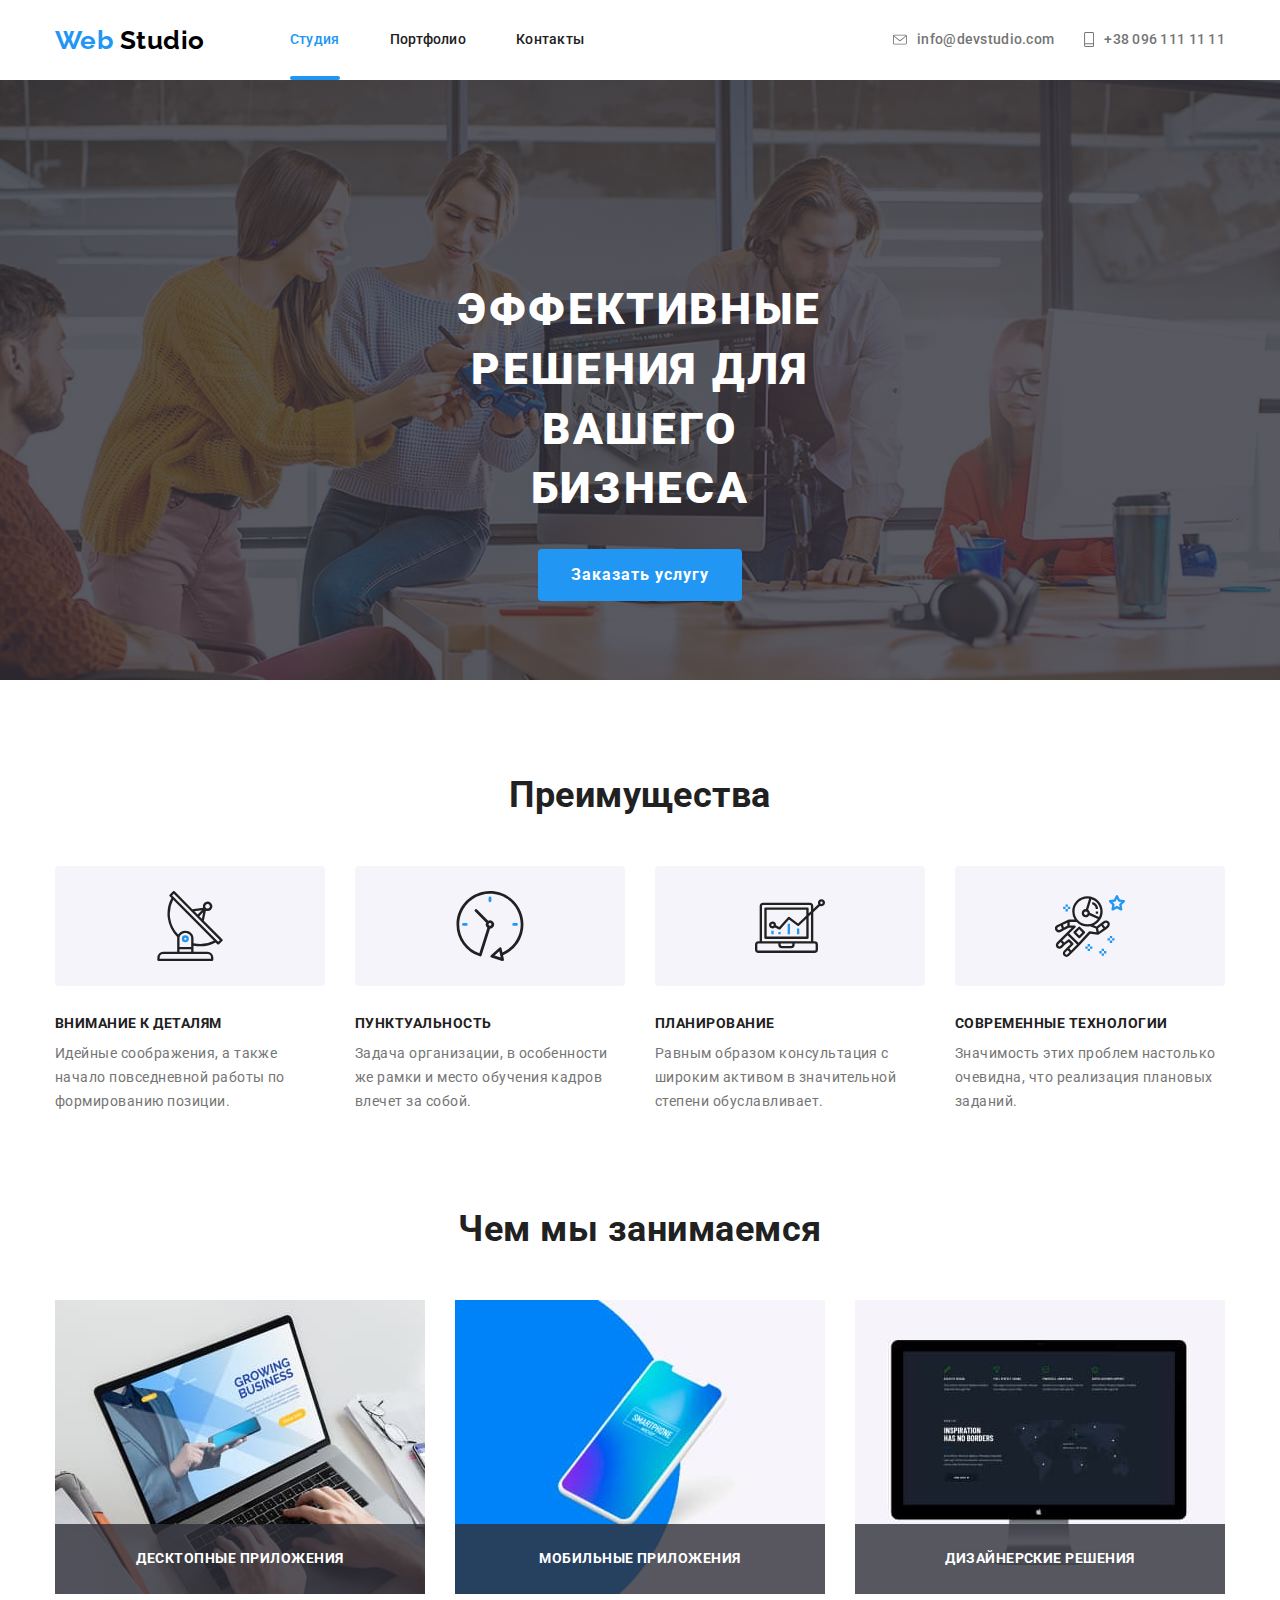
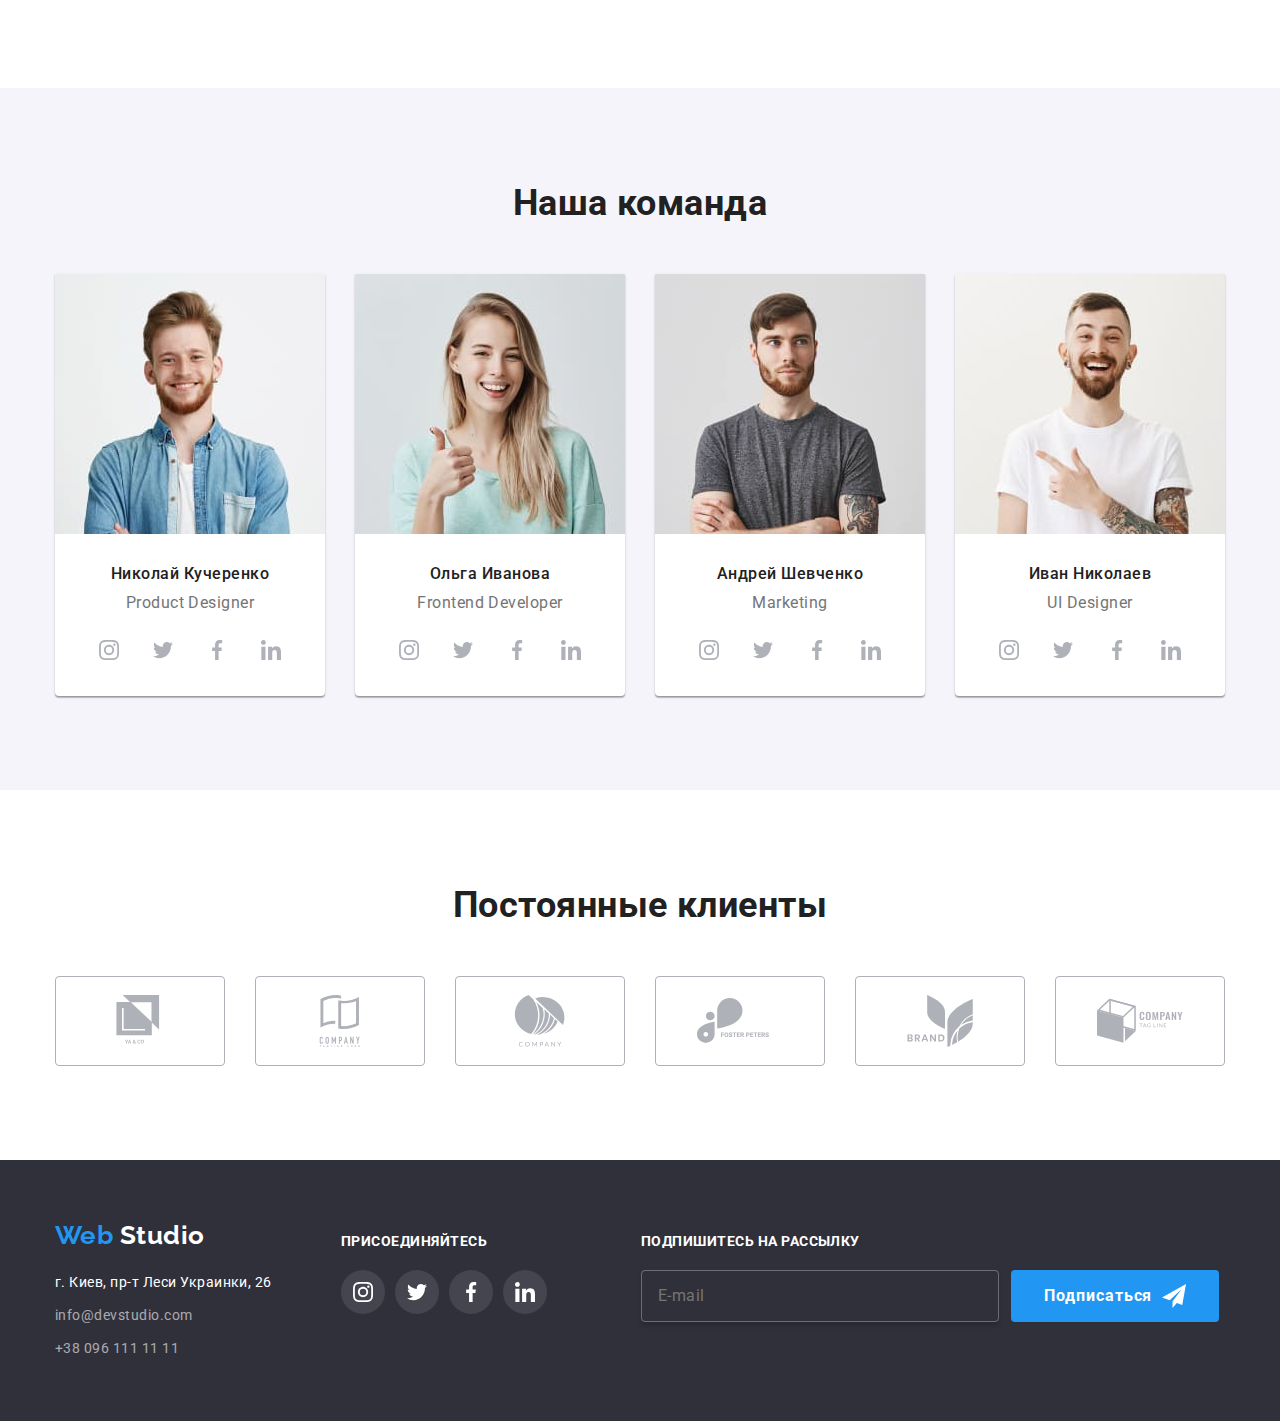
<file: index.html>
<!DOCTYPE html>
<html lang="en">

<head>
    <meta charset="UTF-8">
    <meta name="viewport" content="width=device-width, initial-scale=1.0">
    <link
        href="https://fonts.googleapis.com/css2?family=Raleway:wght@400;700&family=Roboto:wght@400;500;700;900&display=swap"
        rel="stylesheet">
    <link rel="stylesheet"
        href="https://cdnjs.cloudflare.com/ajax/libs/modern-normalize/0.6.0/modern-normalize.min.css">
    <link rel="stylesheet" href="./css/main.min.css">
    <title>Web Studio</title>
</head>

<body>
    <!--Шапка страницы-->
    <header>
        <!--Главная навигация-->
        <nav class="container main-nav">
            <a href="/" class="logo text"><span class="logo-accent">Web</span> Studio</a>
            <ul class="site-nav list">
                <li class="item"><a href="" class="link current text">Студия</a></li>
                <li class="item"><a href="./portfolio.html" class="link text">Портфолио</a></li>
                <li class="item"><a href="" class="link text">Контакты</a></li>
            </ul>
            <address class="address">
                <a href="mailto:info@devstudio.com" class="address-link text">
                    <svg class="icon-mail">
                        <use href="./images/sprite.svg#icon-e-mail"></use>
                    </svg>
                    info@devstudio.com</a>
                <a href="tel:+380961111111" class="address-link text">
                    <svg class="icon-mobile">
                        <use href="./images/sprite.svg#icon-mobile"></use>
                    </svg>
                    +38 096 111 11 11
                </a>
            </address>
        </nav>
    </header>
    <!--Основной контент-->
    <main>
        <!--Блок с баннером-->
        <section class="banner">
            <div class="overlay">
                <h1 class="banner-title">Эффективные решения для вашего бизнеса</h1>
                <button type="button" class="button text" data-modal-open>Заказать услугу</button>
            </div>
            <div class="backdrop is-hidden" data-modal>
                <div class="modal">
                    <form class="form">
                        <div class="form-title">Оставьте свои данные, мы вам перезвоним</div>
                        <div class="form-field">
                            <input class="form-input" type="text" name="name" id="name" placeholder=" ">
                            <label class="form-label" for="name">Имя</label>
                            <svg class="icon-input">
                                <use href="./images/sprite.svg#icon-person-black"></use>
                            </svg>
                        </div>
                        <div class="form-field">
                            <input class="form-input" type="tel" name="tel" id="tel" placeholder=" ">
                            <label class="form-label" for="tel">Телефон</label>
                            <svg class="icon-input">
                                <use href="./images/sprite.svg#icon-phone-black"></use>
                            </svg>
                        </div>
                        <div class="form-field">
                            <input class="form-input" type="email" name="mail" id="mail" placeholder=" ">
                            <label class="form-label" for="mail">Почта</label>
                            <svg class="icon-input">
                                <use href="./images/sprite.svg#icon-email-black"></use>
                            </svg>
                        </div>
                        <div class="form-field">
                            <textarea class="form-comment" name="comment" id="comment" rows="8"
                                placeholder=" "></textarea>
                            <label class="form-label-comment" for="comment">Комментарий</label>
                        </div>
                        <div class="form-field align">
                            <input class="checkbox" type="checkbox" name="policy" id="policy">
                            <label class="label-checkbox" for="policy">Соглашаюсь с рассылкой и принимаю <a href="/"
                                    target="_blank" class="checkbox-link"> Условия
                                    договора</a></label>
                        </div>
                        <button type="submit" class="btn-submit">Отправить</button>

                        <button type="button" class="btn-close" data-modal-close>
                            <svg class="icon-close-black">
                                <use href="./images/sprite.svg#icon-close-black"></use>
                            </svg>
                            </a>
                        </button>
                    </form>
                </div>
            </div>
        </section>
        <!--Блок с преимуществами-->
        <section class="section one-padding">
            <div class="container">
                <!--Скрытый заголовок-->
                <h2 class="section-title">Преимущества</h2>
                <ul class="feature-list list">
                    <li class="item">
                        <div class="icon">
                            <svg class="icon-feature">
                                <use href="./images/sprite.svg#icon-antenna"></use>
                            </svg>
                        </div>
                        <h3 class="title">Внимание к деталям</h3>
                        <p class="text">Идейные соображения, а также начало повседневной работы по формированию позиции.
                        </p>
                    </li>
                    <li class="item">
                        <div class="icon">
                            <svg class="icon-feature">
                                <use href="./images/sprite.svg#icon-clock"></use>
                            </svg>
                        </div>
                        <h3 class="title">Пунктуальность</h3>
                        <p class="text">Задача организации, в особенности же рамки и место обучения кадров влечет за
                            собой.
                        </p>
                    </li>
                    <li class="item">
                        <div class="icon">
                            <svg class="icon-feature">
                                <use href="./images/sprite.svg#icon-diagram"></use>
                            </svg>
                        </div>
                        <h3 class="title">Планирование</h3>
                        <p class="text">Равным образом консультация с широким активом в значительной степени
                            обуславливает.
                        </p>
                    </li>
                    <li class="item">
                        <div class="icon">
                            <svg class="icon-feature">
                                <use href="./images/sprite.svg#icon-astronaut"></use>
                            </svg>
                        </div>
                        <h3 class="title">Современные технологии</h3>
                        <p class="text">Значимость этих проблем настолько очевидна, что реализация плановых заданий.</p>
                    </li>
                </ul>
            </div>
        </section>
        <!--Блок Чем мы занимаемся-->
        <section class="section">
            <div class="container">
                <h2 class="section-title">Чем мы занимаемся</h2>
                <ul class="work-list list">
                    <li class="work-list-item">
                        <img src="./images/desktop.jpg" alt="desktop">
                        <h3 class="work-list-title">Десктопные приложения</h3>
                    </li>
                    <li class="work-list-item">
                        <img src="./images/mobile.jpg" alt="mobile">
                        <h3 class="work-list-title">Мобильные приложения</h3>
                    </li>
                    <li class="work-list-item">
                        <img src="./images/design.jpg" alt="design">
                        <h3 class="work-list-title">Дизайнерские решения</h3>
                    </li>
                </ul>
            </div>
        </section>
        <!--Блок Наша команда-->
        <section class="section background">
            <div class="container">
                <h2 class="section-title">Наша команда</h2>
                <ul class="team-list list">
                    <li class="item product-designer">
                        <p class="title">Николай Кучеренко</p>
                        <p class="text">Product Designer</p>
                        <!--Список соц.сетей-->
                        <ul class="social-links list">
                            <li class="links">
                                <a href="https://www.instagram.com/" class="link">
                                    <svg class="icon-links">
                                        <use href="./images/sprite.svg#icon-instagram"></use>
                                    </svg>
                                </a>
                            </li>
                            <li class="links">
                                <a href="https://twitter.com/" class="link">
                                    <svg class="icon-links">
                                        <use href="./images/sprite.svg#icon-twitter"></use>
                                    </svg>
                                </a>
                            </li>
                            <li class="links">
                                <a href="https://facebook.com/" class="link">
                                    <svg class="icon-links">
                                        <use href="./images/sprite.svg#icon-facebook"></use>
                                    </svg>
                                </a>
                            </li>
                            <li class="links">
                                <a href="https://linkedin.com/" class="link">
                                    <svg class="icon-links">
                                        <use href="./images/sprite.svg#icon-linkedin"></use>
                                    </svg>
                                </a>
                            </li>
                        </ul>
                    </li>
                    <li class="item frontend-developer">
                        <p class="title">Ольга Иванова</p>
                        <p class="text">Frontend Developer</p>
                        <!--Список соц.сетей-->
                        <ul class="social-links list">
                            <li class="links">
                                <a href="https://www.instagram.com/" class="link">
                                    <svg class="icon-links">
                                        <use href="./images/sprite.svg#icon-instagram"></use>
                                    </svg>
                                </a>
                            </li>
                            <li class="links">
                                <a href="https://twitter.com/" class="link">
                                    <svg class="icon-links">
                                        <use href="./images/sprite.svg#icon-twitter"></use>
                                    </svg>
                                </a>
                            </li>
                            <li class="links">
                                <a href="https://facebook.com/" class="link">
                                    <svg class="icon-links">
                                        <use href="./images/sprite.svg#icon-facebook"></use>
                                    </svg>
                                </a>
                            </li>
                            <li class="links">
                                <a href="https://linkedin.com/" class="link">
                                    <svg class="icon-links">
                                        <use href="./images/sprite.svg#icon-linkedin"></use>
                                    </svg>
                                </a>
                            </li>
                        </ul>
                    </li>
                    <li class="item marketing">
                        <p class="title">Андрей Шевченко</p>
                        <p class="text">Marketing</p>
                        <!--Список соц.сетей-->
                        <ul class="social-links list">
                            <li class="links">
                                <a href="https://www.instagram.com/" class="link">
                                    <svg class="icon-links">
                                        <use href="./images/sprite.svg#icon-instagram"></use>
                                    </svg>
                                </a>
                            </li>
                            <li class="links">
                                <a href="https://twitter.com/" class="link">
                                    <svg class="icon-links">
                                        <use href="./images/sprite.svg#icon-twitter"></use>
                                    </svg>
                                </a>
                            </li>
                            <li class="links">
                                <a href="https://facebook.com/" class="link">
                                    <svg class="icon-links">
                                        <use href="./images/sprite.svg#icon-facebook"></use>
                                    </svg>
                                </a>
                            </li>
                            <li class="links">
                                <a href="https://linkedin.com/" class="link">
                                    <svg class="icon-links">
                                        <use href="./images/sprite.svg#icon-linkedin"></use>
                                    </svg>
                                </a>
                            </li>
                        </ul>
                    </li>
                    <li class="item ui-designer">
                        <p class="title">Иван Николаев</p>
                        <p class="text">UI Designer</p>
                        <!--Список соц.сетей-->
                        <ul class="social-links list">
                            <li class="links">
                                <a href="https://www.instagram.com/" class="link">
                                    <svg class="icon-links">
                                        <use href="./images/sprite.svg#icon-instagram"></use>
                                    </svg>
                                </a>
                            </li>
                            <li class="links">
                                <a href="https://twitter.com/" class="link">
                                    <svg class="icon-links">
                                        <use href="./images/sprite.svg#icon-twitter"></use>
                                    </svg>
                                </a>
                            </li>
                            <li class="links">
                                <a href="https://facebook.com/" class="link">
                                    <svg class="icon-links">
                                        <use href="./images/sprite.svg#icon-facebook"></use>
                                    </svg>
                                </a>
                            </li>
                            <li class="links">
                                <a href="https://linkedin.com/" class="link">
                                    <svg class="icon-links">
                                        <use href="./images/sprite.svg#icon-linkedin"></use>
                                    </svg>
                                </a>
                            </li>
                        </ul>
                    </li>
                </ul>
            </div>
        </section>
        <!--Блок Постоянные клиенты-->
        <section class="section">
            <div class="container">
                <h2 class="section-title">Постоянные клиенты</h2>
                <ul class="clients list">
                    <li class="item">
                        <a href="/" class="client-link">
                            <svg class="icon-clients">
                                <use href="./images/sprite.svg#icon-logo1"></use>
                            </svg>
                        </a>
                    </li>
                    <li class="item">
                        <a href="/" class="client-link">
                            <svg class="icon-clients">
                                <use href="./images/sprite.svg#icon-logo2"></use>
                            </svg>
                        </a>
                    </li>
                    <li class="item">
                        <a href="/" class="client-link">
                            <svg class="icon-clients">
                                <use href="./images/sprite.svg#icon-logo3"></use>
                            </svg>
                        </a>
                    </li>
                    <li class="item">
                        <a href="/" class="client-link">
                            <svg class="icon-clients">
                                <use href="./images/sprite.svg#icon-logo4"></use>
                            </svg>
                        </a>
                    </li>
                    <li class="item">
                        <a href="/" class="client-link">
                            <svg class="icon-clients">
                                <use href="./images/sprite.svg#icon-logo5"></use>
                            </svg>
                        </a>
                    </li>
                    <li class="item">
                        <a href="/" class="client-link">
                            <svg class="icon-clients">
                                <use href="./images/sprite.svg#icon-logo6"></use>
                            </svg>
                        </a>
                    </li>
                </ul>
            </div>
        </section>
    </main>
    <!--Подвал страницы-->
    <footer class="footer">
        <div class="container">
            <div class="footer-flex">
                <!--левая часть футера-->
                <div class="left">
                    <a href="/" class="footer-logo text"><span class="logo-accent">Web</span> Studio</a>
                    <address class="footer-adress">
                        г. Киев, пр-т Леси Украинки, 26
                    </address>
                    <address class="footer-adress">
                        <a href="mailto:info@devstudio.com" class="footer-address-link text">info@devstudio.com</a>
                    </address>
                    <address class="footer-adress">
                        <a href="tel:+380961111111" class="footer-address-link text">+38 096 111 11 11</a>
                    </address>
                </div>
                <!--Средняя часть футера-->
                <div class="middle">
                    <p class="footer-title">Присоединяйтесь</p>
                    <!--Список соц.сетей-->
                    <ul class="social-links list">
                        <li class="links">
                            <a href="https://www.instagram.com/" class="footer-link">
                                <svg class="icon-links-footer">
                                    <use href="./images/sprite.svg#icon-instagram"></use>
                                </svg>
                            </a>
                        </li>
                        <li class="links">
                            <a href="https://twitter.com/" class="footer-link">
                                <svg class="icon-links-footer">
                                    <use href="./images/sprite.svg#icon-twitter"></use>
                                </svg>
                            </a>
                        </li>
                        <li class="links">
                            <a href="https://facebook.com/" class="footer-link">
                                <svg class="icon-links-footer">
                                    <use href="./images/sprite.svg#icon-facebook"></use>
                                </svg>
                            </a>
                        </li>
                        <li class="links">
                            <a href="https://linkedin.com/" class="footer-link">
                                <svg class="icon-links-footer">
                                    <use href="./images/sprite.svg#icon-linkedin"></use>
                                </svg>
                            </a>
                        </li>
                    </ul>
                </div>
                <!--Правая часть футера-->
                <div class="right">
                    <p class="footer-title">Подпишитесь на рассылку</p>
                    <form class="form-footer">
                        <div class="form-footer-field">
                            <input class="form-footer-input" type="text" name="name" id="name" placeholder="E-mail">
                            <label class="form-footer-label" for="name"></label>
                        </div>
                        <button type="submit" class="button">Подписаться
                            <svg class="icon-button">
                                <use href="./images/sprite.svg#icon-button"></use>
                            </svg>
                        </button>
                    </form>
                </div>
            </div>
        </div>
    </footer>
    <script src="./js/modal.js"></script>
</body>

</html>
</file>
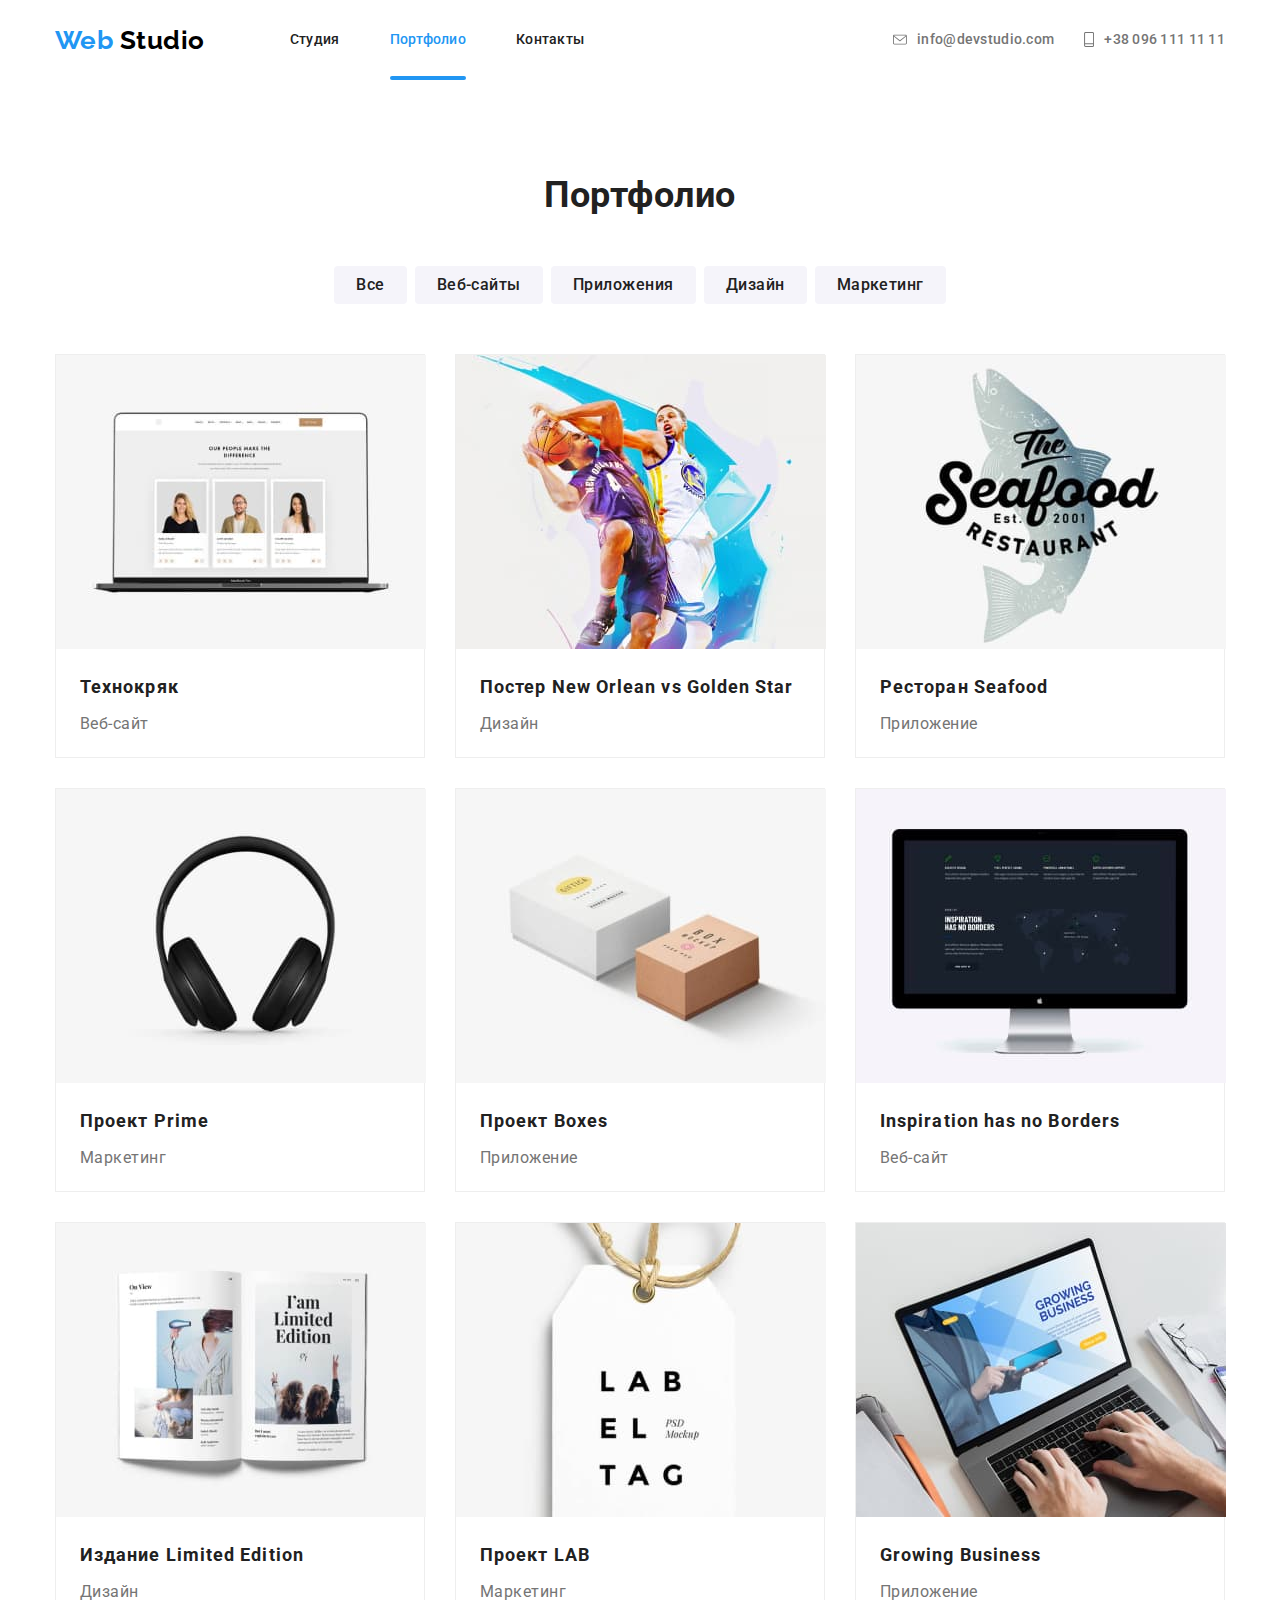
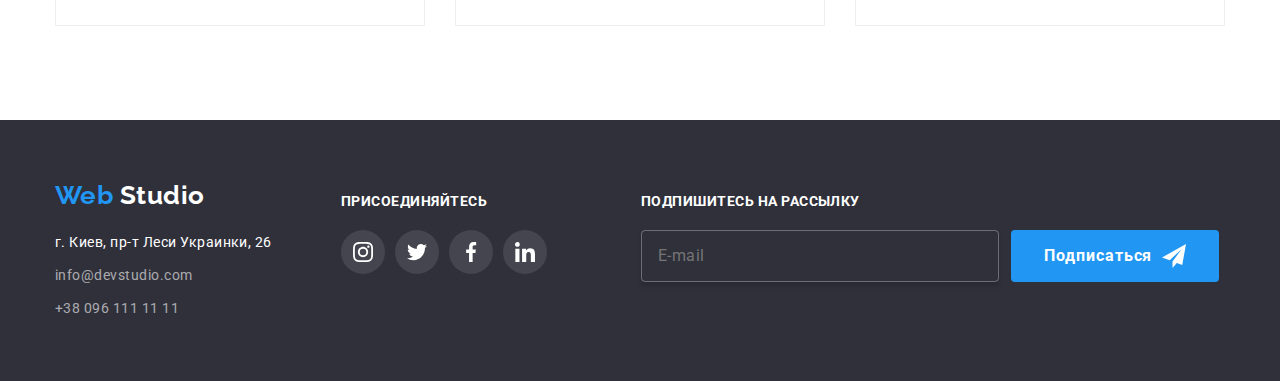
<file: portfolio.html>
<!DOCTYPE html>
<html lang="en">

<head>
    <meta charset="UTF-8">
    <meta name="viewport" content="width=device-width, initial-scale=1.0">
    <link
        href="https://fonts.googleapis.com/css2?family=Raleway:wght@400;700&family=Roboto:wght@400;500;700;900&display=swap"
        rel="stylesheet">
    <link rel="stylesheet"
        href="https://cdnjs.cloudflare.com/ajax/libs/modern-normalize/0.6.0/modern-normalize.min.css">
    <link rel="stylesheet" href="./css/main.min.css">
    <title>Portfolio</title>
</head>

<body>
    <!--Шапка страницы-->
    <header>
        <!--Главная навигация-->
        <nav class="container main-nav">
            <a href="/" class="logo text"><span class="logo-accent">Web</span> Studio</a>
            <ul class="site-nav list">
                <li class="item"><a href="./index.html" class="link text">Студия</a></li>
                <li class="item"><a href="./portfolio.html" class="link current text">Портфолио</a></li>
                <li class="item"><a href="" class="link text">Контакты</a></li>
            </ul>
            <address class="address">
                <a href="mailto:info@devstudio.com" class="address-link text">
                    <svg class="icon-mail">
                        <use href="./images/sprite.svg#icon-e-mail"></use>
                    </svg>
                    info@devstudio.com</a>
                <a href="tel:+380961111111" class="address-link text">
                    <svg class="icon-mobile">
                        <use href="./images/sprite.svg#icon-mobile"></use>
                    </svg>
                    +38 096 111 11 11
                </a>
            </address>
        </nav>
    </header>
    <!--Основной контент-->
    <main>
        <!--Фильтр-->
        <section class="section">
            <div class="container">
                <!--Скрытый заголовок-->
                <h1 class="section-title">Портфолио</h1>
                <!--Список фильтров-->
                <ul class="filter list">
                    <li class="item"><button type="button" class="btn">Все</button>
                    </li>
                    <li class="item"><button type="button" class="btn">Веб-сайты</button>
                    </li>
                    <li class="item"><button type="button" class="btn">Приложения</button></li>
                    <li class="item"><button type="button" class="btn">Дизайн</button>
                    </li>
                    <li class="item"><button type="button" class="btn">Маркетинг</button>
                    </li>
                </ul>
                <!--Список проектов-->
                <ul class="projects list">
                    <li class="projects-item">
                        <a href="/" class="project-links text">
                            <div class="project-img project1">
                                <p class="projects-text">Технокряк это современная площадка распространения
                                    коронавируса.
                                    Компании
                                    используют эту
                                    платформу для цифрового
                                    шпионажа и атак на защищённые сервера конкурентов.</p>
                            </div>
                            <div class="project-bottom">
                                <h2 class="projects-title">Технокряк</h2>
                                <p class="projects-filter">Веб-сайт</p>
                            </div>

                        </a>
                    </li>
                    <li class="projects-item">
                        <a href="/" class="project-links text">
                            <div class="project-img project2">
                                <p class="projects-text">Технокряк это современная площадка распространения
                                    коронавируса.
                                    Компании
                                    используют эту
                                    платформу для цифрового
                                    шпионажа и атак на защищённые сервера конкурентов.</p>
                            </div>
                            <div class="project-bottom">
                                <h2 class="projects-title">Постер New Orlean vs Golden Star</h2>
                                <p class="projects-filter">Дизайн</p>
                            </div>
                        </a>
                    </li>
                    <li class="projects-item">
                        <a href="/" class="project-links text">
                            <div class="project-img project3">
                                <p class="projects-text">Технокряк это современная площадка распространения
                                    коронавируса.
                                    Компании
                                    используют эту
                                    платформу для цифрового
                                    шпионажа и атак на защищённые сервера конкурентов.</p>
                            </div>
                            <div class="project-bottom">
                                <h2 class="projects-title">Ресторан Seafood</h2>
                                <p class="projects-filter">Приложение</p>
                            </div>
                        </a>
                    </li>
                    <li class="projects-item">
                        <a href="/" class="project-links text">
                            <div class="project-img project4">
                                <p class="projects-text">Технокряк это современная площадка распространения
                                    коронавируса.
                                    Компании
                                    используют эту
                                    платформу для цифрового
                                    шпионажа и атак на защищённые сервера конкурентов.</p>
                            </div>
                            <div class="project-bottom">
                                <h2 class="projects-title">Проект Prime</h2>
                                <p class="projects-filter">Маркетинг</p>
                            </div>
                        </a>
                    </li>
                    <li class="projects-item">
                        <a href="/" class="project-links text">
                            <div class="project-img project5">
                                <p class="projects-text">Технокряк это современная площадка распространения
                                    коронавируса.
                                    Компании
                                    используют эту
                                    платформу для цифрового
                                    шпионажа и атак на защищённые сервера конкурентов.</p>
                            </div>
                            <div class="project-bottom">
                                <h2 class="projects-title">Проект Boxes</h2>
                                <p class="projects-filter">Приложение</p>
                            </div>
                        </a>
                    </li>
                    <li class="projects-item">
                        <a href="/" class="project-links text">
                            <div class="project-img project6">
                                <p class="projects-text">Технокряк это современная площадка распространения
                                    коронавируса.
                                    Компании
                                    используют эту
                                    платформу для цифрового
                                    шпионажа и атак на защищённые сервера конкурентов.</p>
                            </div>
                            <div class="project-bottom">
                                <h2 class="projects-title">Inspiration has no Borders</h2>
                                <p class="projects-filter">Веб-сайт</p>
                            </div>
                        </a>
                    </li>
                    <li class="projects-item">
                        <a href="/" class="project-links text">
                            <div class="project-img project7">
                                <p class="projects-text">Технокряк это современная площадка распространения
                                    коронавируса.
                                    Компании
                                    используют эту
                                    платформу для цифрового
                                    шпионажа и атак на защищённые сервера конкурентов.</p>
                            </div>
                            <div class="project-bottom">
                                <h2 class="projects-title">Издание Limited Edition</h2>
                                <p class="projects-filter">Дизайн</p>
                            </div>
                        </a>
                    </li>
                    <li class="projects-item">
                        <a href="/" class="project-links text">
                            <div class="project-img project8">
                                <p class="projects-text">Технокряк это современная площадка распространения
                                    коронавируса.
                                    Компании
                                    используют эту
                                    платформу для цифрового
                                    шпионажа и атак на защищённые сервера конкурентов.</p>
                            </div>
                            <div class="project-bottom">
                                <h2 class="projects-title">Проект LAB</h2>
                                <p class="projects-filter">Маркетинг</p>
                            </div>
                        </a>
                    </li>
                    <li class="projects-item">
                        <a href="/" class="project-links text">
                            <div class="project-img project9">
                                <p class="projects-text">Технокряк это современная площадка распространения
                                    коронавируса.
                                    Компании
                                    используют эту
                                    платформу для цифрового
                                    шпионажа и атак на защищённые сервера конкурентов.</p>
                            </div>
                            <div class="project-bottom">
                                <h2 class="projects-title">Growing Business</h2>
                                <p class="projects-filter">Приложение</p>
                            </div>
                        </a>
                    </li>
                </ul>
            </div>
        </section>
    </main>
    <!--Подвал страницы-->
    <footer class="footer">
        <div class="container">
            <div class="footer-flex">
                <!--левая часть футера-->
                <div class="left">
                    <a href="/" class="footer-logo text"><span class="logo-accent">Web</span> Studio</a>
                    <address class="footer-adress">
                        г. Киев, пр-т Леси Украинки, 26
                    </address>
                    <address class="footer-adress">
                        <a href="mailto:info@devstudio.com" class="footer-address-link text">info@devstudio.com</a>
                    </address>
                    <address class="footer-adress">
                        <a href="tel:+380961111111" class="footer-address-link text">+38 096 111 11 11</a>
                    </address>
                </div>
                <!--Средняя часть футера-->
                <div class="middle">
                    <p class="footer-title">Присоединяйтесь</p>
                    <!--Список соц.сетей-->
                    <ul class="social-links list">
                        <li class="links">
                            <a href="https://www.instagram.com/" class="footer-link">
                                <svg class="icon-links-footer">
                                    <use href="./images/sprite.svg#icon-instagram"></use>
                                </svg>
                            </a>
                        </li>
                        <li class="links">
                            <a href="https://twitter.com/" class="footer-link">
                                <svg class="icon-links-footer">
                                    <use href="./images/sprite.svg#icon-twitter"></use>
                                </svg>
                            </a>
                        </li>
                        <li class="links">
                            <a href="https://facebook.com/" class="footer-link">
                                <svg class="icon-links-footer">
                                    <use href="./images/sprite.svg#icon-facebook"></use>
                                </svg>
                            </a>
                        </li>
                        <li class="links">
                            <a href="https://linkedin.com/" class="footer-link">
                                <svg class="icon-links-footer">
                                    <use href="./images/sprite.svg#icon-linkedin"></use>
                                </svg>
                            </a>
                        </li>
                    </ul>
                </div>
                <!--Правая часть футера-->
                <div class="right">
                    <p class="footer-title">Подпишитесь на рассылку</p>
                    <form class="form-footer">
                        <div class="form-footer-field">
                            <input class="form-footer-input" type="text" name="name" id="name" placeholder="E-mail">
                            <label class="form-footer-label" for="name"></label>
                        </div>
                        <button type="submit" class="button">Подписаться
                            <svg class="icon-button">
                                <use href="./images/sprite.svg#icon-button"></use>
                            </svg>
                        </button>
                    </form>
                </div>
            </div>
        </div>
    </footer>
</body>

</html>
</file>
<file: css/main.min.css>
body{margin:0;background-color:#fff;color:#757575;font-family:Roboto, sans-serif;letter-spacing:0.03em}.container{margin-left:auto;margin-right:auto;padding-left:15px;padding-right:15px;width:1200px}.list{margin:0;padding:0;list-style:none}.text{text-decoration:none}.logo{color:#000;font-family:Raleway, sans-serif;font-weight:700;font-size:26px;line-height:1.19}.logo-accent{color:#2196f3}.main-nav{display:-webkit-box;display:-ms-flexbox;display:flex;-webkit-box-align:center;-ms-flex-align:center;align-items:center}.site-nav{display:-webkit-box;display:-ms-flexbox;display:flex;margin-left:85px}.site-nav .item+.item{margin-left:50px}.site-nav .link{display:-webkit-box;display:-ms-flexbox;display:flex;position:relative;padding-top:32px;padding-bottom:32px;color:#212121;font-weight:500;font-size:14px;line-height:1.14;letter-spacing:0.02em;-webkit-transition:color 250ms cubic-bezier(0.4, 0, 0.2, 1);transition:color 250ms cubic-bezier(0.4, 0, 0.2, 1)}.site-nav .link:hover,.site-nav .link:focus{color:#2196f3}.site-nav .link.current{color:#2196f3}.site-nav .link.current::after{content:"";position:absolute;left:0;bottom:0;display:block;width:100%;height:4px;border-radius:2px;background-color:#2196f3;-webkit-transition:background-color 250ms cubic-bezier(0.4, 0, 0.2, 1);transition:background-color 250ms cubic-bezier(0.4, 0, 0.2, 1)}.address{display:-webkit-box;display:-ms-flexbox;display:flex;-webkit-box-align:center;-ms-flex-align:center;align-items:center;margin-left:auto}.address-link{display:-webkit-box;display:-ms-flexbox;display:flex;-webkit-box-align:center;-ms-flex-align:center;align-items:center;max-width:161px;height:16px;color:#757575;font-style:normal;font-weight:500;font-size:14px;line-height:1.14;letter-spacing:0.02em;-webkit-transition:all 250ms cubic-bezier(0.4, 0, 0.2, 1);transition:all 250ms cubic-bezier(0.4, 0, 0.2, 1)}.address-link+.address-link{margin-left:30px}.address-link:hover,.address-link:focus{color:#2196f3}.icon-mail{width:16px;height:12px;margin-right:10px;fill:#757575}.address-link:hover .icon-mail,.address-link:focus .icon-mail{fill:#2196f3}.icon-mobile{width:10px;height:15px;margin-right:10px;fill:#757575}.address-link:hover .icon-mobile,.address-link:focus .icon-mobile{fill:#2196f3}.banner{text-align:center}.banner .overlay{height:600px;max-width:1600px;margin-left:auto;margin-right:auto;background-image:-webkit-gradient(linear, left top, right top, from(rgba(47,48,58,0.8)), to(rgba(47,48,58,0.8))),url(../images/banner.jpg);background-image:linear-gradient(to right, rgba(47,48,58,0.8), rgba(47,48,58,0.8)),url(../images/banner.jpg);background-repeat:no-repeat;background-position:center;background-size:cover}.banner-title{margin-top:0;margin-bottom:30px;padding-top:200px;padding-left:452px;padding-right:452px;color:#fff;font-weight:900;font-size:44px;line-height:1.36;text-align:center;letter-spacing:0.06em;text-transform:uppercase}.button{display:-webkit-inline-box;display:-ms-inline-flexbox;display:inline-flex;-webkit-box-align:center;-ms-flex-align:center;align-items:center;text-align:center;border:1px solid transparent;border-radius:4px;padding:10px 32px;min-width:200px;color:#fff;background-color:#2196f3;font-weight:700;font-size:16px;line-height:1.87;letter-spacing:0.06em}.button:hover,.button:focus{cursor:pointer}.form{display:block;position:relative;width:528px;margin-left:auto;margin-right:auto;padding:40px;background-color:#fff;-webkit-box-shadow:0px 2px 1px rgba(0,0,0,0.2),0px 1px 1px rgba(0,0,0,0.14),0px 1px 3px rgba(0,0,0,0.12);box-shadow:0px 2px 1px rgba(0,0,0,0.2),0px 1px 1px rgba(0,0,0,0.14),0px 1px 3px rgba(0,0,0,0.12);border-radius:4px}.form-title{margin-top:0;margin-bottom:30px;font-size:20px;line-height:1.15;font-weight:700;letter-spacing:0.03em;color:#212121}.form-field{position:relative;display:-webkit-box;display:-ms-flexbox;display:flex;-webkit-box-orient:vertical;-webkit-box-direction:normal;-ms-flex-direction:column;flex-direction:column;margin-bottom:28px}.form-field.align{display:-webkit-box;display:-ms-flexbox;display:flex;-webkit-box-align:center;-ms-flex-align:center;align-items:center;-ms-flex-line-pack:center;align-content:center}.form-label{display:-webkit-inline-box;display:-ms-inline-flexbox;display:inline-flex;position:absolute;top:50%;left:42px;font-size:14px;line-height:1.14;letter-spacing:0.01em;color:#757575;-webkit-transform:translateY(-50%);transform:translateY(-50%);-webkit-transition:all 250ms cubic-bezier(0.4, 0, 0.2, 1);transition:all 250ms cubic-bezier(0.4, 0, 0.2, 1)}.form-label:hover{cursor:pointer}.form-input{margin:0;padding:11px 42px;border:1px solid rgba(33,33,33,0.2);border-radius:4px}.form-input:hover,.form-input:focus{outline:1px solid #2196f3;cursor:pointer}.form-input:focus+.form-label,.form-input:not(:placeholder-shown)+.form-label{-webkit-transform:translateY(-38px) translateX(-26px);transform:translateY(-38px) translateX(-26px);color:#2196f3}.icon-input{display:inline-block;position:absolute;top:50%;left:16px;width:18px;height:18px;-webkit-transform:translateY(-50%);transform:translateY(-50%);-webkit-transition:color 250ms cubic-bezier(0.4, 0, 0.2, 1);transition:color 250ms cubic-bezier(0.4, 0, 0.2, 1)}.icon-input:hover{cursor:pointer}.form-input:focus ~ .icon-input{fill:#2196f3}.form-comment{display:-webkit-inline-box;display:-ms-inline-flexbox;display:inline-flex;position:relative;padding:12px 16px;font-size:14px;line-height:1.14;letter-spacing:0.01em;border:1px solid rgba(33,33,33,0.2);border-radius:4px;color:#757575;resize:none}.form-comment:hover,.form-comment:focus{outline:1px solid #2196f3;cursor:pointer}.form-label-comment{display:-webkit-inline-box;display:-ms-inline-flexbox;display:inline-flex;position:absolute;top:12px;left:16px;font-size:14px;line-height:1.14;letter-spacing:0.01em;color:#757575;-webkit-transition:all 250ms cubic-bezier(0.4, 0, 0.2, 1);transition:all 250ms cubic-bezier(0.4, 0, 0.2, 1)}.form-comment:focus+.form-label-comment,.form-comment:not(:placeholder-shown)+.form-label-comment{-webkit-transform:translateY(-32px);transform:translateY(-32px);color:#2196f3}.checkbox{display:-webkit-inline-box;display:-ms-inline-flexbox;display:inline-flex;margin-left:0;-webkit-appearance:none;-moz-appearance:none;appearance:none;position:absolute}.label-checkbox{font-size:14px;line-height:1.71px;letter-spacing:0.03em;color:#757575}.label-checkbox::before{content:"";display:-webkit-inline-box;display:-ms-inline-flexbox;display:inline-flex;width:16px;height:15px;border:2px solid #212121;border-radius:4px;margin-right:7px}.checkbox:checked+.label-checkbox::before{border-color:#2196f3;background-color:#2196f3;background-image:url(../images/icon-check.svg);background-size:contain;background-origin:border-box}.checkbox-link{color:#2196f3}.btn-submit{display:-webkit-inline-box;display:-ms-inline-flexbox;display:inline-flex;-webkit-box-align:center;-ms-flex-align:center;align-items:center;-ms-flex-line-pack:center;align-content:center;text-align:center;border:1px solid transparent;border-radius:4px;-webkit-box-shadow:0px 4px 4px rgba(0,0,0,0.15);box-shadow:0px 4px 4px rgba(0,0,0,0.15);padding:10px 55px;min-width:200px;color:#fff;background-color:#2196f3;font-weight:700;font-size:16px;line-height:1.87;letter-spacing:0.06em;-webkit-transition:all 250ms cubic-bezier(0.4, 0, 0.2, 1);transition:all 250ms cubic-bezier(0.4, 0, 0.2, 1)}.btn-submit:hover,.btn-submit:focus{cursor:pointer;background-color:#188ce8}.btn-close{display:inline-block;position:absolute;top:8px;right:8px;width:30px;height:30px;border-radius:50%;-webkit-box-shadow:none;box-shadow:none;background-color:#fff;border:1px solid rgba(0,0,0,0.1)}.btn-close:hover .icon-close-black,.btn-close:focus .icon-close-black{cursor:pointer;fill:#2196f3}.icon-close-black{display:inline-block;position:absolute;padding:0;top:50%;right:5px;width:18px;height:18px;-webkit-transform:translateY(-50%);transform:translateY(-50%)}.backdrop{position:fixed;top:0;left:0;width:100%;height:100%;z-index:101;opacity:1;background-color:rgba(0,0,0,0.2);-webkit-transition:-webkit-transform 250ms cubic-bezier(0.4, 0, 0.2, 1);transition:-webkit-transform 250ms cubic-bezier(0.4, 0, 0.2, 1);transition:transform 250ms cubic-bezier(0.4, 0, 0.2, 1);transition:transform 250ms cubic-bezier(0.4, 0, 0.2, 1), -webkit-transform 250ms cubic-bezier(0.4, 0, 0.2, 1)}.backdrop.is-hidden{visibility:hidden;opacity:0;pointer-events:none}.modal{position:absolute;top:50%;left:50%;-webkit-transform:translate(-50%, -50%);transform:translate(-50%, -50%);width:528px;height:581px;background-color:#fff;-webkit-box-shadow:0px 2px 1px rgba(0,0,0,0.2),0px 1px 1px rgba(0,0,0,0.14),0px 1px 3px rgba(0,0,0,0.12);box-shadow:0px 2px 1px rgba(0,0,0,0.2),0px 1px 1px rgba(0,0,0,0.14),0px 1px 3px rgba(0,0,0,0.12);border-radius:4px}.section{padding-top:94px;padding-bottom:94px}.section.one-padding{padding-top:94px;padding-bottom:0}.section-title{margin-top:0;margin-bottom:50px;color:#212121;font-weight:700;font-size:36px;line-height:1.17;text-align:center}.section.background{background-color:#f5f4fa}.feature-list{display:-webkit-box;display:-ms-flexbox;display:flex}.feature-list .item+.item{margin-left:30px}.feature-list .title{margin-top:0;margin-bottom:10px;color:#212121;font-weight:700;font-size:14px;line-height:1.14;text-transform:uppercase}.feature-list .text{margin-top:0;margin-bottom:0;font-size:14px;line-height:1.71}.icon{padding:25px 100px;margin-bottom:30px;border-radius:4px;background-color:#f5f4fa}.icon-feature{display:-webkit-box;display:-ms-flexbox;display:flex;width:70px;height:70px}.work-list{display:-webkit-box;display:-ms-flexbox;display:flex}.work-list-item{display:-webkit-box;display:-ms-flexbox;display:flex;position:relative;width:calc((100% - 60px) / 3);margin-right:30px;height:294px}.work-list-item:nth-child(3n){margin-right:0}.work-list-title{display:block;position:absolute;text-align:center;margin-top:0;margin-bottom:0;bottom:0;width:100%;padding:27px 72px;height:70px;color:#fff;background-color:rgba(47,48,58,0.8);font-weight:700;font-size:14px;line-height:1.14;text-transform:uppercase}.team-list{display:-webkit-box;display:-ms-flexbox;display:flex}.team-list .item{display:-webkit-box;display:-ms-flexbox;display:flex;-webkit-box-orient:vertical;-webkit-box-direction:normal;-ms-flex-direction:column;flex-direction:column;-webkit-box-align:center;-ms-flex-align:center;align-items:center;max-width:270px;height:422px;background-color:#fff;-webkit-box-shadow:0px 2px 1px rgba(0,0,0,0.2),0px 1px 1px rgba(0,0,0,0.14),0px 1px 3px rgba(0,0,0,0.12);box-shadow:0px 2px 1px rgba(0,0,0,0.2),0px 1px 1px rgba(0,0,0,0.14),0px 1px 3px rgba(0,0,0,0.12);border-radius:0px 0px 4px 4px}.team-list .item::before{display:-webkit-box;display:-ms-flexbox;display:flex;content:"";height:260px;width:270px;margin-bottom:30px;background-repeat:no-repeat}.team-list .item+.item{margin-left:30px}.team-list .title{margin-top:0;margin-bottom:10px;color:#212121;font-weight:500;font-size:16px;line-height:1.19}.team-list .text{margin-top:0;margin-bottom:16px;font-size:16px;line-height:1.19}.product-designer::before{background-image:url(../images/Kucherenko.jpg)}.frontend-developer::before{background-image:url(../images/Ivanova.jpg)}.marketing::before{background-image:url(../images/Schevchenko.jpg)}.ui-designer::before{background-image:url(../images/Nikolaev.jpg)}.social-links{display:-webkit-box;display:-ms-flexbox;display:flex}.social-links .link{display:-webkit-inline-box;display:-ms-inline-flexbox;display:inline-flex;-webkit-box-align:center;-ms-flex-align:center;align-items:center;-webkit-box-pack:center;-ms-flex-pack:center;justify-content:center;width:44px;height:44px;border-radius:50%;-webkit-box-shadow:none;box-shadow:none;-webkit-transition:all 250ms cubic-bezier(0.4, 0, 0.2, 1);transition:all 250ms cubic-bezier(0.4, 0, 0.2, 1)}.social-links .link:hover,.social-links .link:focus{border-radius:50%;-webkit-box-shadow:none;box-shadow:none;cursor:pointer;background-color:#2196f3}.social-links .links:not(:last-child){margin-right:10px}.icon-links{display:-webkit-box;display:-ms-flexbox;display:flex;width:20px;height:20px;fill:#afb1b8}.link:hover .icon-links,.link:focus .icon-links{fill:#fff}.clients{display:-webkit-box;display:-ms-flexbox;display:flex}.client-link{display:-webkit-box;display:-ms-flexbox;display:flex;-webkit-box-align:center;-ms-flex-align:center;align-items:center;-webkit-box-pack:center;-ms-flex-pack:center;justify-content:center;width:170px;height:90px;padding:22px 41px;border:1px solid #afb1b8;border-radius:4px;-webkit-transition:all 250ms cubic-bezier(0.4, 0, 0.2, 1);transition:all 250ms cubic-bezier(0.4, 0, 0.2, 1)}.client-link:hover,.client-link:focus{border:1px solid #2196f3;cursor:pointer;fill:#2196f3}.item+.item{margin-left:30px}.icon-clients{max-width:88px;max-height:52px;-webkit-transition:all 250ms cubic-bezier(0.4, 0, 0.2, 1);transition:all 250ms cubic-bezier(0.4, 0, 0.2, 1);fill:#afb1b8}.client-link:hover .icon-clients,.client-link:focus .icon-clients{cursor:pointer;fill:#2196f3}.footer{padding-top:60px;padding-bottom:60px;color:#fff;background-color:#2f303a}.footer-flex{display:-webkit-box;display:-ms-flexbox;display:flex}.footer-flex .left{margin-right:69px}.footer-flex .middle{margin-right:94px}.footer-title{font-weight:700;font-size:14px;line-height:1.14;text-transform:uppercase;margin-bottom:20px}.footer-logo{display:block;margin-bottom:20px;color:#fff;font-family:Raleway, sans-serif;font-weight:700;font-size:26px;line-height:1.19}.footer-adress{display:block;font-style:normal;font-size:14px;line-height:1.71}.footer-adress:not(:last-child){margin-bottom:9px}.footer-address-link{color:rgba(255,255,255,0.6);-webkit-transition:color 250ms cubic-bezier(0.4, 0, 0.2, 1);transition:color 250ms cubic-bezier(0.4, 0, 0.2, 1)}.footer-address-link:hover,.footer-address-link:focus{color:#2196f3}.social-links .footer-link{display:-webkit-inline-box;display:-ms-inline-flexbox;display:inline-flex;-webkit-box-align:center;-ms-flex-align:center;align-items:center;-webkit-box-pack:center;-ms-flex-pack:center;justify-content:center;width:44px;height:44px;border-radius:50%;-webkit-box-shadow:none;box-shadow:none;background-color:rgba(255,255,255,0.1)}.social-links .footer-link:hover,.social-links .footer-link:focus{border-radius:50%;-webkit-box-shadow:none;box-shadow:none;cursor:pointer;background-color:#2196f3}.icon-links-footer{width:20px;height:20px;fill:#fff}.form-footer{display:-webkit-box;display:-ms-flexbox;display:flex}.form-footer-field{display:-webkit-inline-box;display:-ms-inline-flexbox;display:inline-flex;position:relative}.form-footer-input{display:-webkit-inline-box;display:-ms-inline-flexbox;display:inline-flex;position:relative;width:358px;margin-right:12px;padding:15px 16px;border:1px solid rgba(255,255,255,0.3);-webkit-box-shadow:0px 4px 4px rgba(0,0,0,0.15);box-shadow:0px 4px 4px rgba(0,0,0,0.15);border-radius:4px;font-size:16px;line-height:1.25;letter-spacing:0.03em;color:rgba(255,255,255,0.6);background-color:transparent}.form-footer-label{display:-webkit-inline-box;display:-ms-inline-flexbox;display:inline-flex;position:absolute;top:50%;left:16px;font-size:14px;line-height:1.14;letter-spacing:0.01em;color:#757575;-webkit-transform:translateY(-50%);transform:translateY(-50%);-webkit-transition:all 250ms cubic-bezier(0.4, 0, 0.2, 1);transition:all 250ms cubic-bezier(0.4, 0, 0.2, 1)}.icon-button{width:24px;height:24px;margin-left:10px;fill:#fff}.filter{display:-webkit-box;display:-ms-flexbox;display:flex;-webkit-box-pack:center;-ms-flex-pack:center;justify-content:center;margin-bottom:50px}.filter .item+.item{margin-left:8px}.btn{border:none;border-radius:4px;padding:6px 22px;color:#212121;background-color:#f5f4fa;font-family:inherit;font-weight:500;font-size:16px;line-height:1.62;letter-spacing:inherit;-webkit-transition:all 250ms cubic-bezier(0.4, 0, 0.2, 1);transition:all 250ms cubic-bezier(0.4, 0, 0.2, 1)}.btn:hover,.btn:focus{cursor:pointer;color:#fff;background-color:#2196f3;-webkit-box-shadow:0px 2px 2px rgba(0,0,0,0.12),0px 1px 2px rgba(0,0,0,0.08),0px 3px 1px rgba(0,0,0,0.1);box-shadow:0px 2px 2px rgba(0,0,0,0.12),0px 1px 2px rgba(0,0,0,0.08),0px 3px 1px rgba(0,0,0,0.1);border-radius:4px}.projects{display:-webkit-box;display:-ms-flexbox;display:flex;-ms-flex-wrap:wrap;flex-wrap:wrap}.projects-item{display:-webkit-box;display:-ms-flexbox;display:flex;position:relative;width:calc((100% - 60px) / 3);height:404px;margin-right:30px;margin-bottom:30px;border:1px solid #eee;-webkit-transition:-webkit-box-shadow 250ms cubic-bezier(0.4, 0, 0.2, 1);transition:-webkit-box-shadow 250ms cubic-bezier(0.4, 0, 0.2, 1);transition:box-shadow 250ms cubic-bezier(0.4, 0, 0.2, 1);transition:box-shadow 250ms cubic-bezier(0.4, 0, 0.2, 1), -webkit-box-shadow 250ms cubic-bezier(0.4, 0, 0.2, 1)}.projects-item:nth-child(3n){margin-right:0}.projects-item:nth-last-child(-n+3){margin-bottom:0}.projects-item:hover,.projects-item:focus{-webkit-box-shadow:1px 4px 6px rgba(0,0,0,0.16),0px 4px 4px rgba(0,0,0,0.06),0px 1px 1px rgba(0,0,0,0.12);box-shadow:1px 4px 6px rgba(0,0,0,0.16),0px 4px 4px rgba(0,0,0,0.06),0px 1px 1px rgba(0,0,0,0.12);border:1px solid #eee}.projects-text{position:absolute;display:-webkit-box;display:-ms-flexbox;display:flex;margin-top:0;margin-bottom:0;height:100%;width:100%;padding:63px 24px;color:#fff;background-color:rgba(33,150,243,0.9);font-size:18px;line-height:1.56;letter-spacing:0.03em;-webkit-transform:translateY(100%);transform:translateY(100%);-webkit-transition:-webkit-transform 250ms cubic-bezier(0.4, 0, 0.2, 1);transition:-webkit-transform 250ms cubic-bezier(0.4, 0, 0.2, 1);transition:transform 250ms cubic-bezier(0.4, 0, 0.2, 1);transition:transform 250ms cubic-bezier(0.4, 0, 0.2, 1), -webkit-transform 250ms cubic-bezier(0.4, 0, 0.2, 1)}.projects-item:hover .projects-text{-webkit-transform:translateY(0%);transform:translateY(0%)}.project-img{position:relative;display:-webkit-box;display:-ms-flexbox;display:flex;width:370px;height:294px;overflow:hidden}.project-img.project1{background-image:url(../images/project1.jpg)}.project-img.project2{background-image:url(../images/project2.jpg)}.project-img.project3{background-image:url(../images/project3.jpg)}.project-img.project4{background-image:url(../images/project4.jpg)}.project-img.project5{background-image:url(../images/project5.jpg)}.project-img.project6{background-image:url(../images/project6.jpg)}.project-img.project7{background-image:url(../images/project7.jpg)}.project-img.project8{background-image:url(../images/project8.jpg)}.project-img.project9{background-image:url(../images/project9.jpg)}.project-bottom{display:-webkit-box;display:-ms-flexbox;display:flex;-webkit-box-orient:vertical;-webkit-box-direction:normal;-ms-flex-direction:column;flex-direction:column;padding:20px 24px}.projects-title{margin-top:0;margin-bottom:4px;color:#212121;font-weight:700;font-size:18px;line-height:2;letter-spacing:0.06em}.projects-filter{margin-top:0;margin-bottom:0;color:#757575;font-size:16px;line-height:1.87}
/*# sourceMappingURL=main.min.css.map */
</file>
